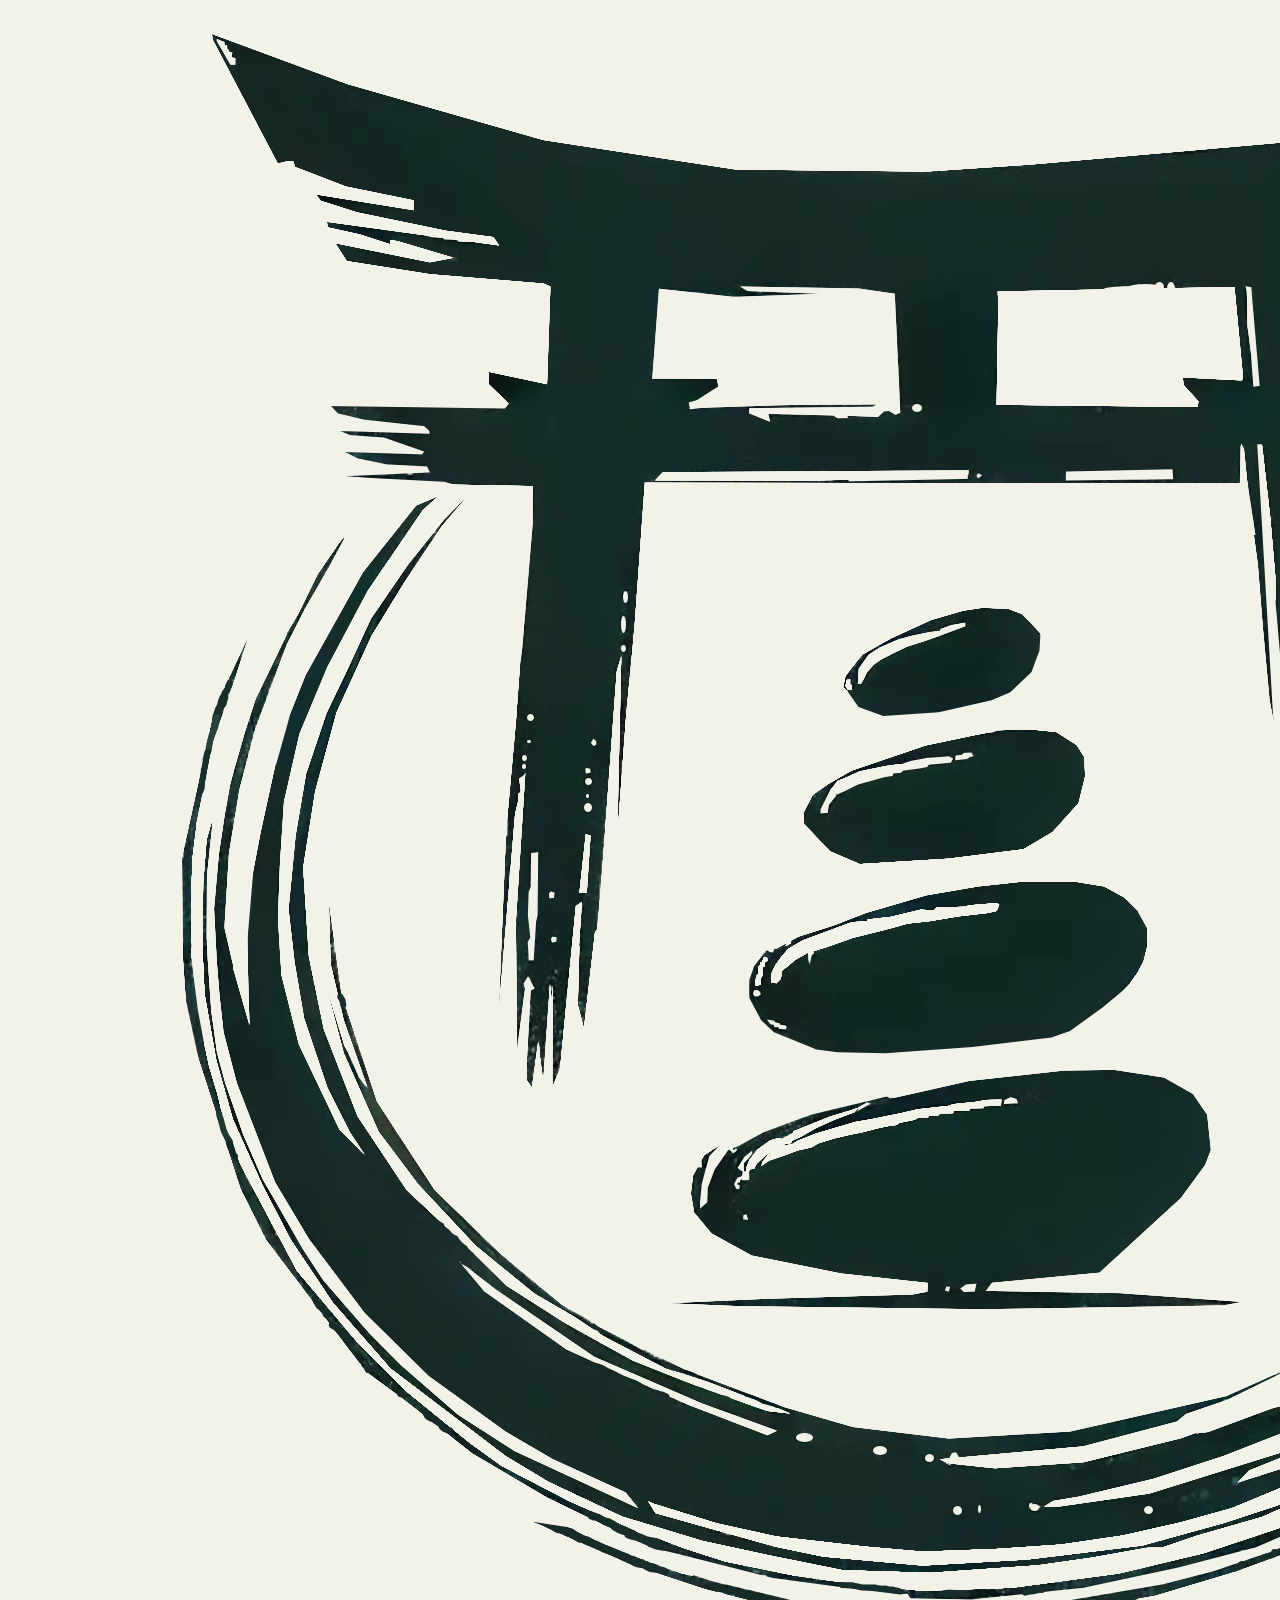
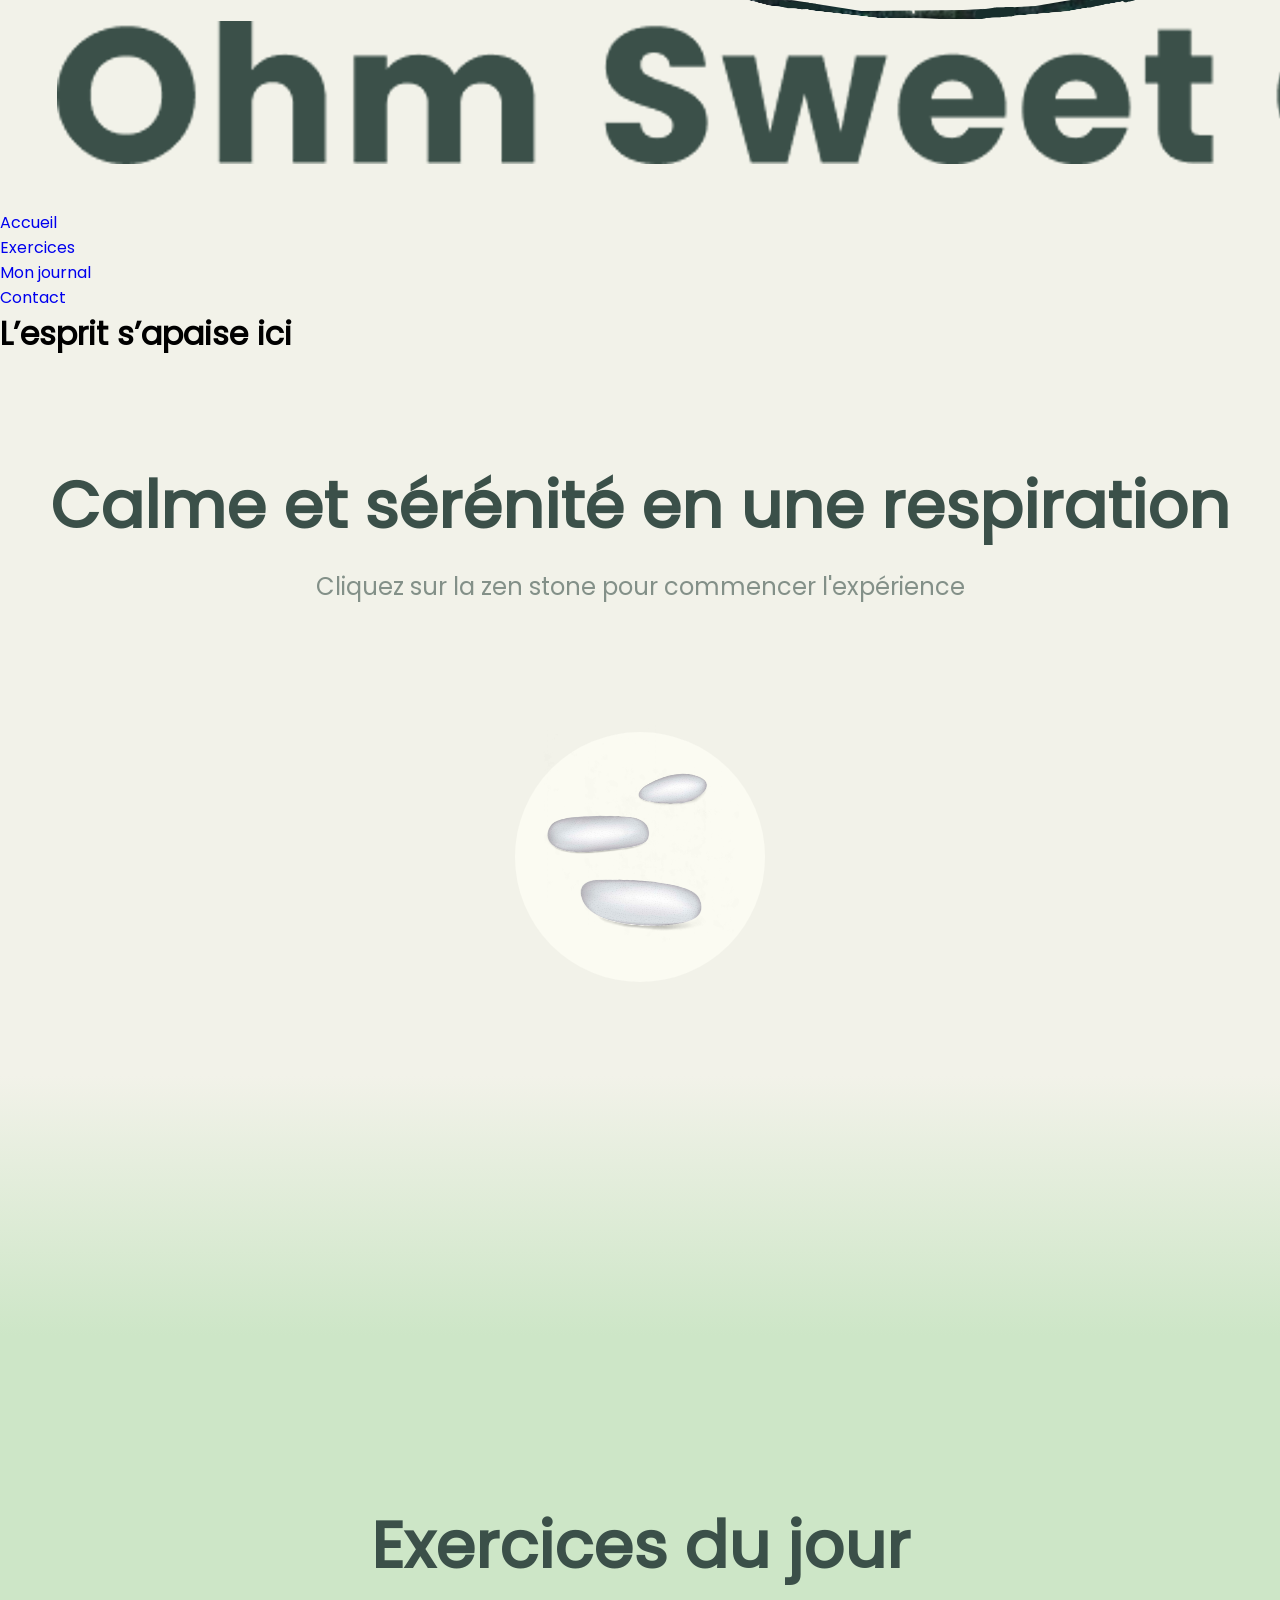
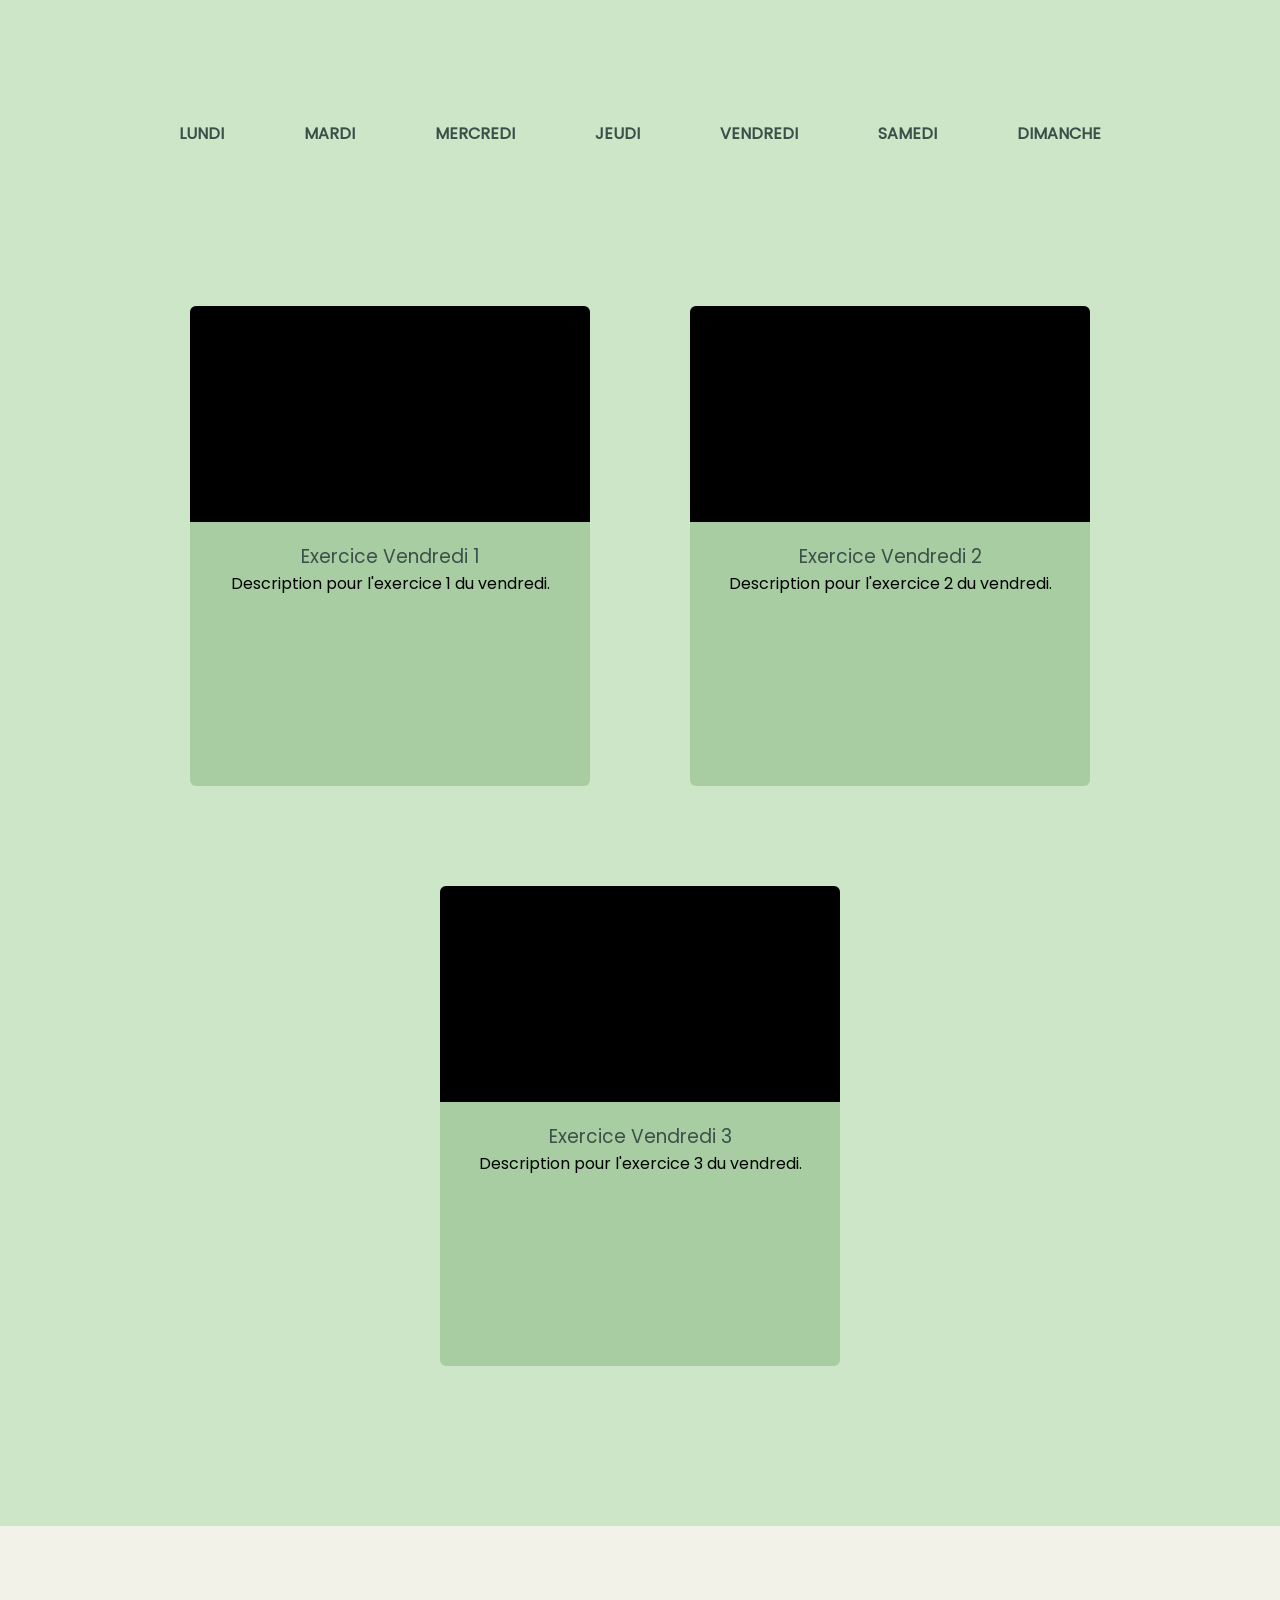
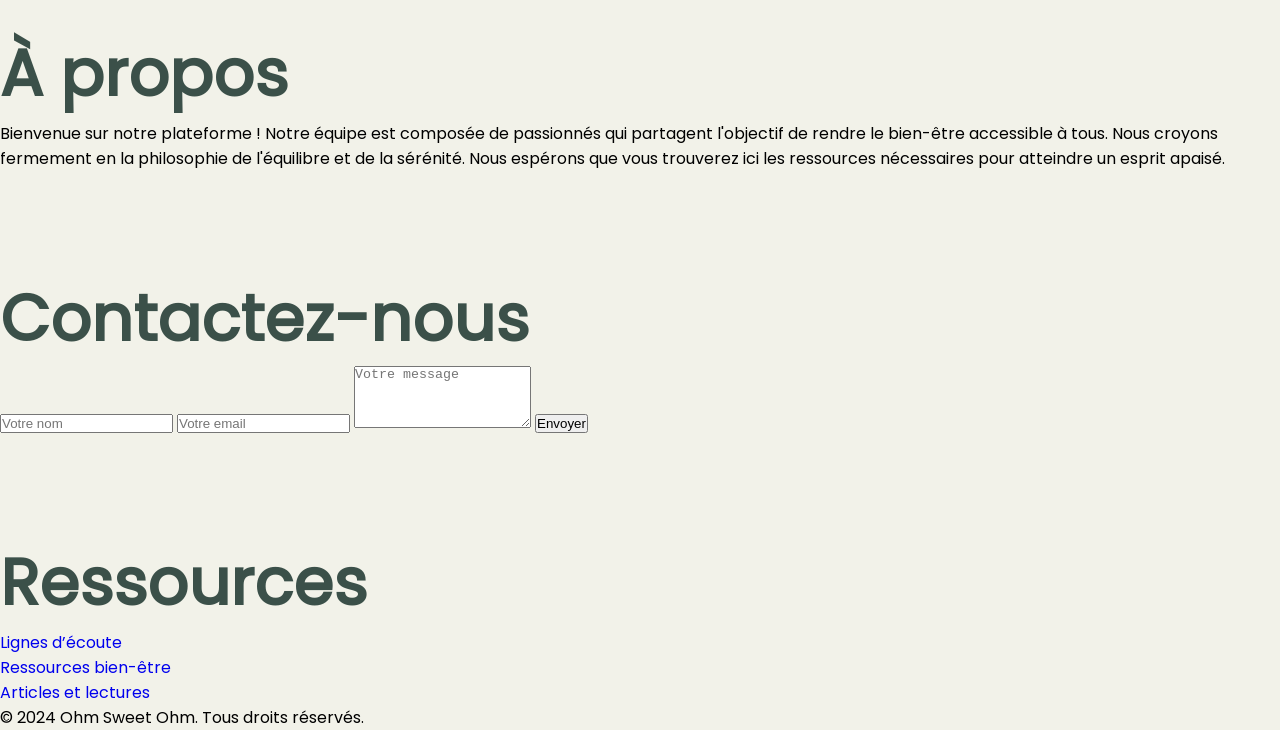
<file: exercices.html>
<!DOCTYPE html>
<html lang="fr">
<head>
    <meta charset="UTF-8">
    <meta name="viewport" content="width=device-width, initial-scale=1.0">
    <!-- favicons -->
    <link rel="icon" type="image/png" href="assets/favicon/favicon-96x96.png" sizes="96x96" />
    <link rel="icon" type="image/svg+xml" href="assets/favicon/favicon.svg" />
    <link rel="shortcut icon" href="assets/favicon/favicon.ico" />
    <link rel="apple-touch-icon" sizes="180x180" href="assets/favicon/apple-touch-icon.png" />
    <meta name="apple-mobile-web-app-title" content="MyWebSite" />
    <link rel="manifest" href="assets/favicon/site.webmanifest" />
     <link rel="stylesheet" href="assets/css/all.css">
    <!-- CSS -->
    <link rel="stylesheet" href="assets/css/style.css">
    <!-- JAVASCRIPT -->
     <script src="assets/js/exercice.js" defer></script>
    <title>Document</title>
</head>
<body>
</head>
<body>
    <header>
            
        <nav class="navbar">
            <div class="logo" id="navigation">
                <img src="assets/img/logo.png" alt="Ohm Sweet Ohm">
            </div>
            <ul class="nav-links">
                <li><a href="main.html">Accueil</a></li>
                <li><a href="exercices.html">Exercices</a></li>
                <li><a href="journal.html">Mon journal</a></li>
                <li><a href="#contact">Contact</a></li>
            </ul>
            <div class="burger">
                <span></span>
                <span></span>
                <span></span>
            </div>
        </nav>

        <div>
            <h1>L’esprit s’apaise ici</h1>
        </div>

    </header>
    <section id="breath">
        <div class="container">
            <div class="breath_title">
            <h2>Calme et sérénité en une respiration</h2>
            <h3>Cliquez sur la zen stone pour commencer l'expérience</h3>
            </div>
            <div class="btn_stone_bg">
                <!-- HOVER =  scale(1.1 / 1.2) pour les stones + rotations -->
                 <!--  -->
                 <a href="" id="stone_btn">
                    <div class="stone_wrapper">
                        <img src="assets/img/stone1.png" alt="Pierre de base de la zen stone utilisée en bouton">
                        <img src="assets/img/stone2.png" alt="Seconde pierre de la zen stone utilisée en bouton">
                        <img src="assets/img/stone4.png" alt="Dernière pierre de la zen stone utilisée en bouton">
                    </div>
                </a>
                <div class="wave_background"></div>
            </div>        
        </div>
        <section id="breath_game">
            <!-- position absolute left0 bottom 50% translate 50% -->
             <!-- Display none de base puis changement  -->
            <div id="sideMenu">
                <div class="menu_container">
                        <h3>Respirez pleinement</h3>
                    <div class="popup_detail">
                        <p>Découvrez la puissance de la cohérence cardiaque pour un bien-être immédiat.Libérez votre esprit du stress quotidien et retrouvez équilibre et sérénité en quelques minutes seulement.</p>
                    </div>
                    <!-- margin 3/5%  -->
                    <!-- bg image à rajouter un truc sobre -->
                    <div id="setupBreath" class="game_setup_container">
                        <div class="setup_card">
                            <div class="setup_line" id="setupTime">
                                    <h3>Durée</h3>
                                <input type="text" id="time" name="time" placeholder="Temps en minutes" min="1">
                                <p id="timeError"></p>
                            </div>
                            <div class="setup_line" id="setupMusic">
                                    <h3>Musique</h3>
                                <select id="musicChoice">
                                    <option value="">Aucun son</option>
                                    <option value="pluie.mp3">Pluie</option>
                                    <option value="pluie_orage.mp3">Pluie et orage</option>
                                    <option value="mew.mp3">Musique</option>
                                    <option value="blanc.mp3">Bruit blanc</option>
                                    <option value="rouge.mp3">Bruit rouge</option>
                                </select>
                            </div>
                            <div class="setup_line" id="setupBackground">
                                <h3>Arrière-plan</h3>
                                <select id="backgroundChoice">
                                    <option value="">Neutre</option>
                                    <option value="foret.webp">Forêt tropicale</option>
                                    <option value="ocean.webp">Océan</option>
                                    <option value="boreale.webp">Aurore boréale</option>
                                </select>
                            </div>
                            <div class="valid_wrapper">
                                <button type="submit" id="setupValidBtn" class="popupClose">Enregistrer</button>
                            </div>
                        </div>
                    </div>
                </div>
                <a href="" id="popup_close" class="popupClose"><i class="fa-solid fa-arrow-left"></i></a>
            </div>
            <div class="game_content">
                <h2>Cohérence cardiaque</h2>
                <div class="circle"></div>
                <audio src="" id="backgroundMusic" loop>
                    <source src="assets/audio/pluie.mp3" type="audio">
                </audio>
            </div>
            <div id="gameClose"><i class="fa-solid fa-backward"></i></div>
        </section>
    </section>

    <section id="exercices">
        <div class="container">
            <div class="exercices_title">
                <h2>Exercices du jour</h2>
                <ul id="calendar">
                    <li><a href="#" data-day="lundi">LUNDI</a></li>
                    <li><a href="#" data-day="mardi">MARDI</a></li>
                    <li><a href="#" data-day="mercredi">MERCREDI</a></li>
                    <li><a href="#" data-day="jeudi">JEUDI</a></li>
                    <li><a href="#" data-day="vendredi">VENDREDI</a></li>
                    <li><a href="#" data-day="samedi">SAMEDI</a></li>
                    <li><a href="#" data-day="dimanche">DIMANCHE</a></li>
                </ul>
            </div>

            <div class="exercices_card_container">
                <div class="exercice_card">
                    <div class="img_abs">
                        <iframe src="" frameborder="0" allowfullscreen></iframe>
                    </div>
                    <div class="EC_text">
                        <h3 class="EC_title">Titre de l'exercice</h3>
                        <p class="EC_text_content">Description de l'exercice</p>
                    </div>
                </div>
                <div class="exercice_card">
                    <div class="img_abs">
                        <iframe src="" frameborder="0" allowfullscreen></iframe>
                    </div>
                    <div class="EC_text">
                        <h3 class="EC_title">Titre de l'exercice</h3>
                        <p class="EC_text_content">Description de l'exercice</p>
                    </div>
                </div>
                <div class="exercice_card">
                    <div class="img_abs">
                        <iframe src="" frameborder="0" allowfullscreen></iframe>
                    </div>
                    <div class="EC_text">
                        <h3 class="EC_title">Titre de l'exercice</h3>
                        <p class="EC_text_content">Description de l'exercice</p>
                    </div>
                </div>
            </div>
        </div>
    </section>

    <div class="bg_white_banner"></div>
</body>
<footer class="site-footer" id="contact">
    <div class="footer-content">
        <div class="footer-section about">
            <h2>À propos</h2>
            <p>
                Bienvenue sur notre plateforme ! Notre équipe est composée de passionnés qui partagent l'objectif de rendre le bien-être accessible à tous. Nous croyons fermement en la philosophie de l'équilibre et de la sérénité. Nous espérons que vous trouverez ici les ressources nécessaires pour atteindre un esprit apaisé.
            </p>
        </div>

        <div class="footer-section contact-form">
            <h2>Contactez-nous</h2>
            <form action="#" method="post">
                <input type="text" name="name" placeholder="Votre nom" required>
                <input type="email" name="email" placeholder="Votre email" required>
                <textarea name="message" rows="4" placeholder="Votre message" required></textarea>
                <button type="submit">Envoyer</button>
            </form>
        </div>

        <div class="footer-section resources">
            <h2>Ressources</h2>
            <ul>
                <li><a href="#">Lignes d’écoute</a></li>
                <li><a href="#">Ressources bien-être</a></li>
                <li><a href="#">Articles et lectures</a></li>
            </ul>
        </div>
    </div>
    <div class="footer-bottom">
        <p>&copy; 2024 Ohm Sweet Ohm. Tous droits réservés.</p>
    </div>
</footer>
</html>
</file>
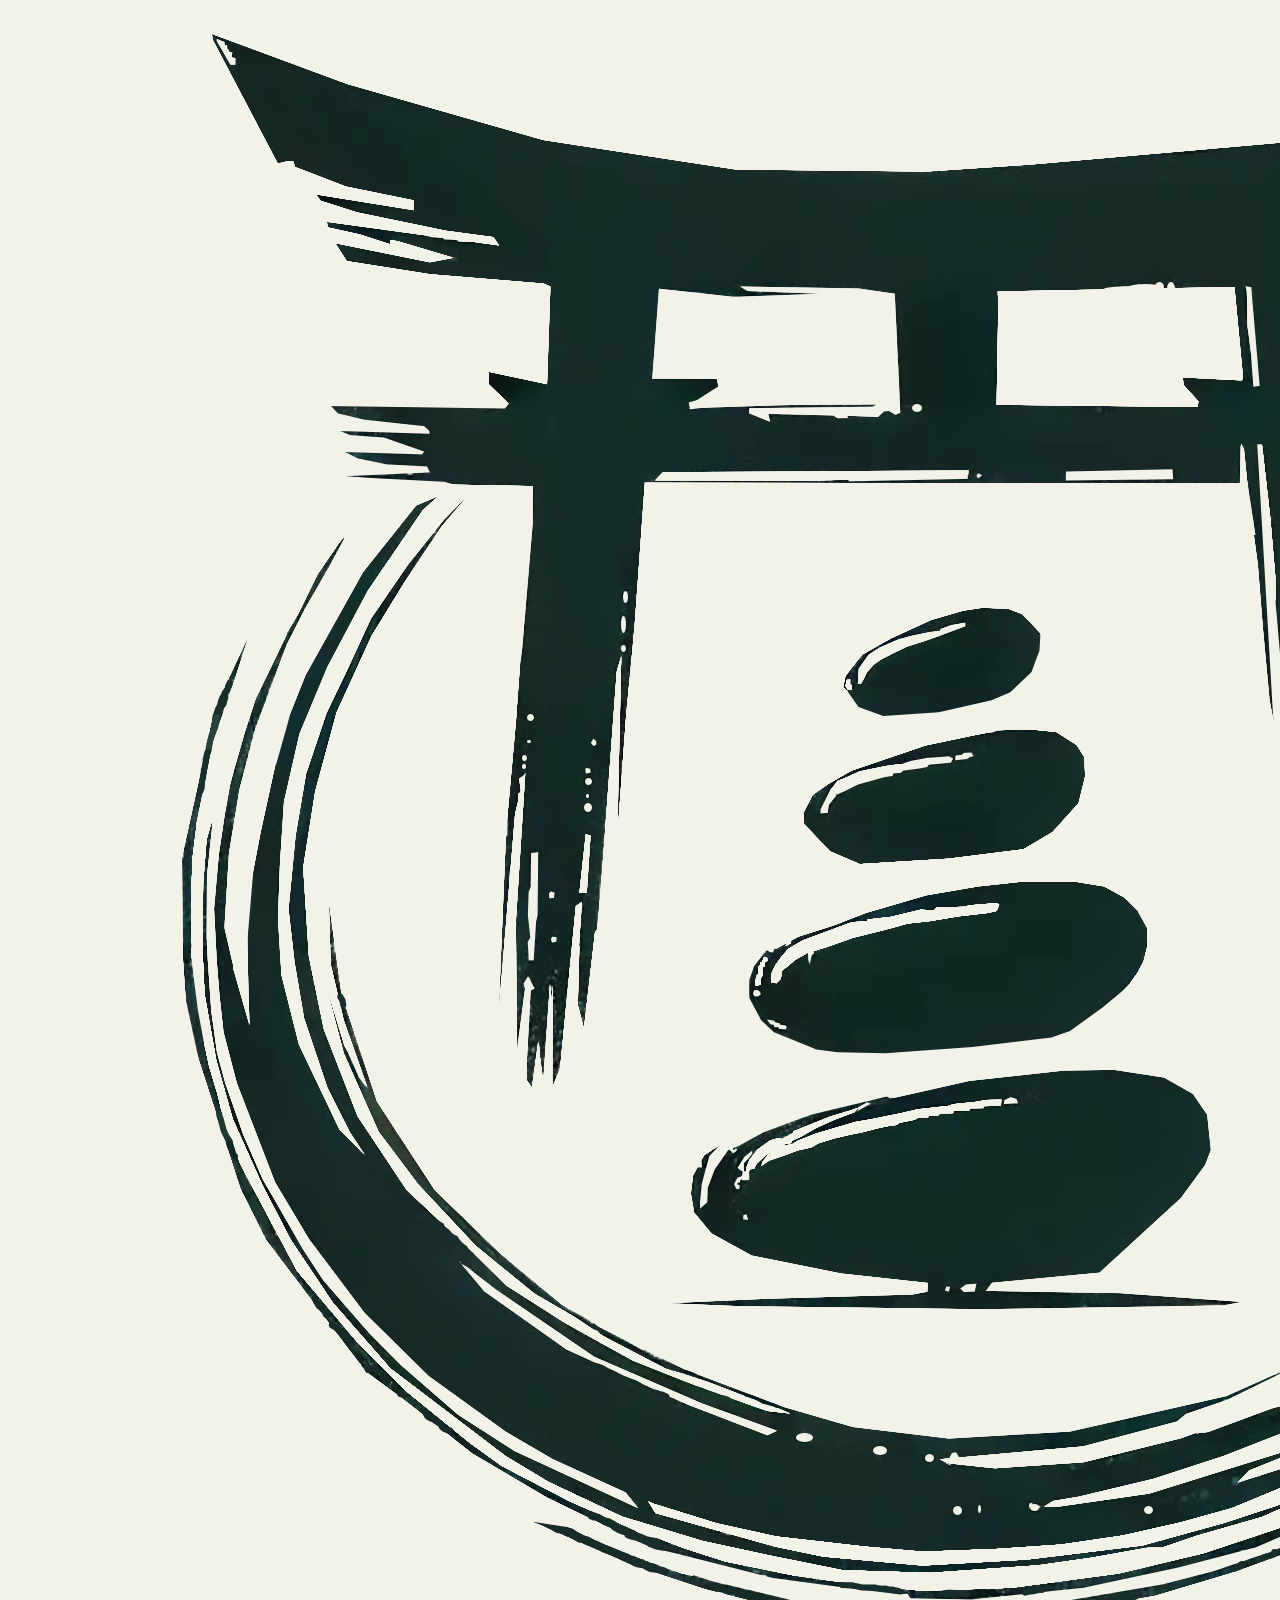
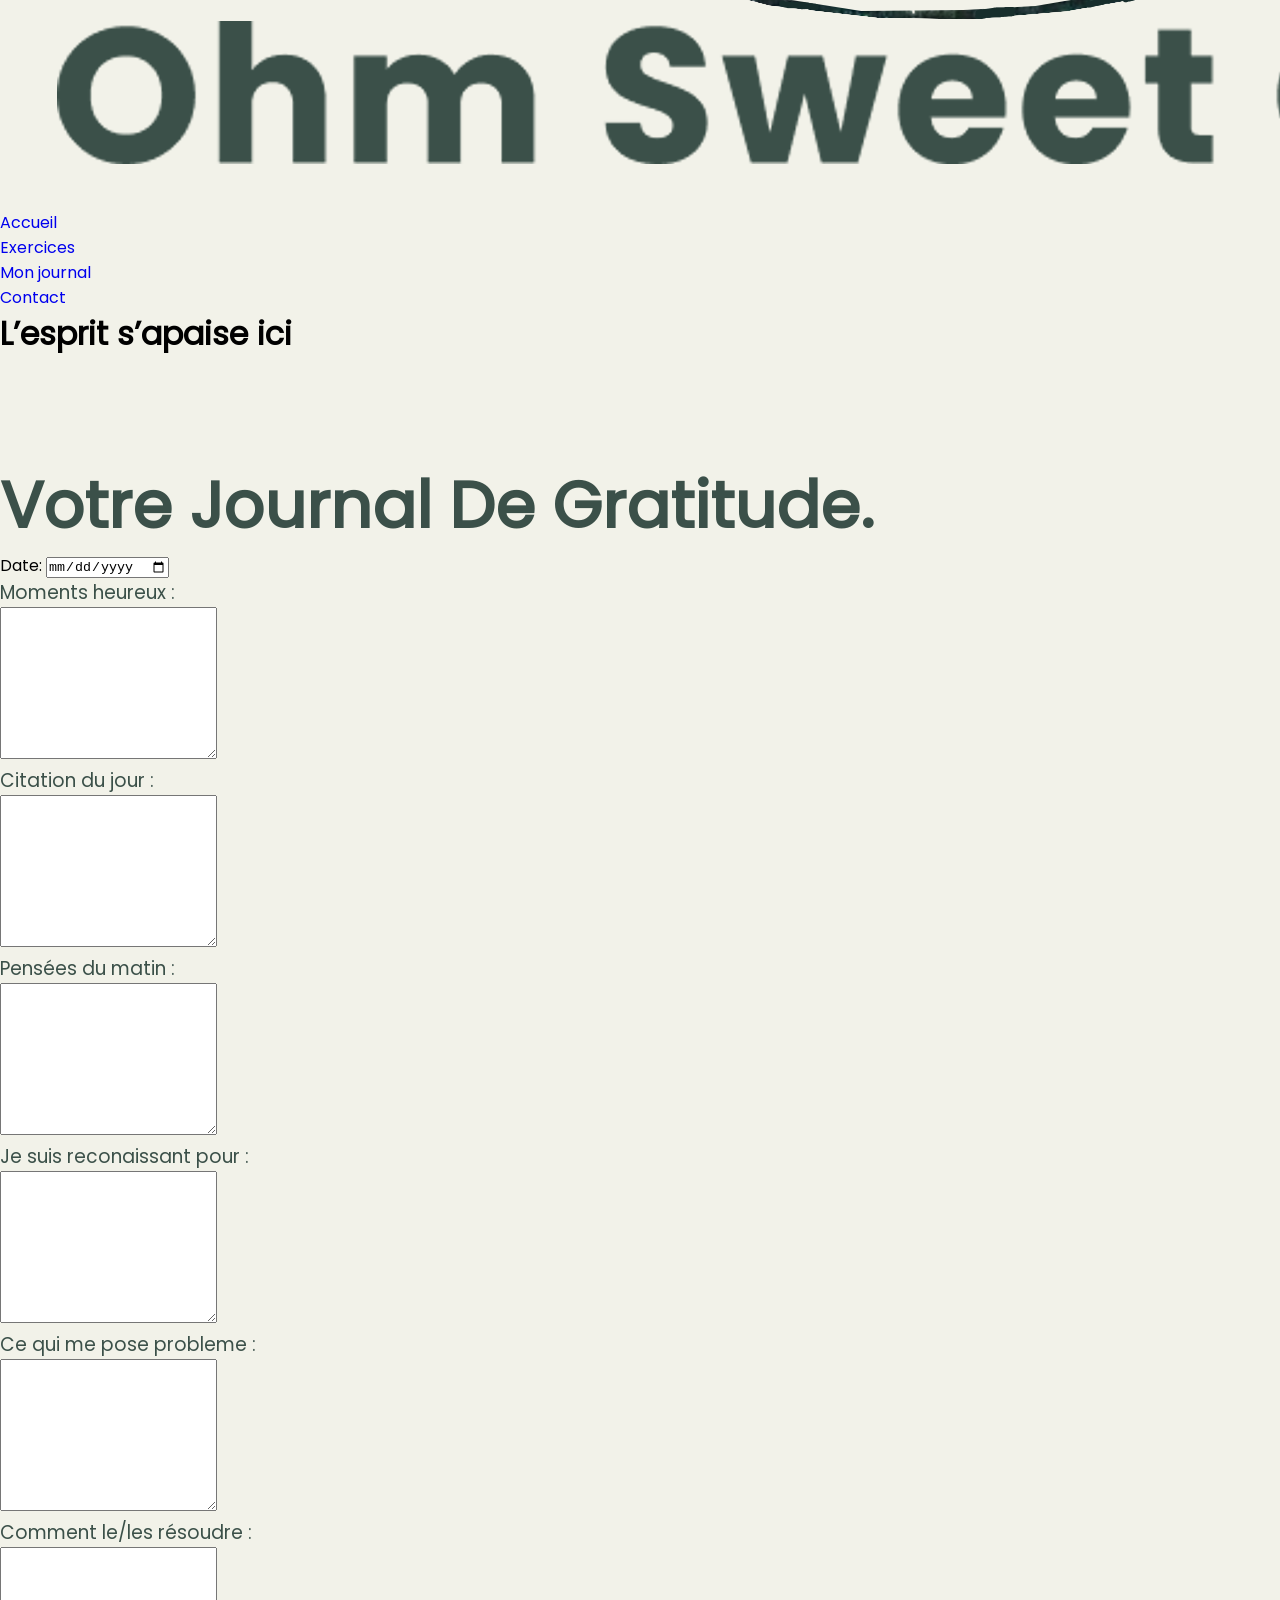
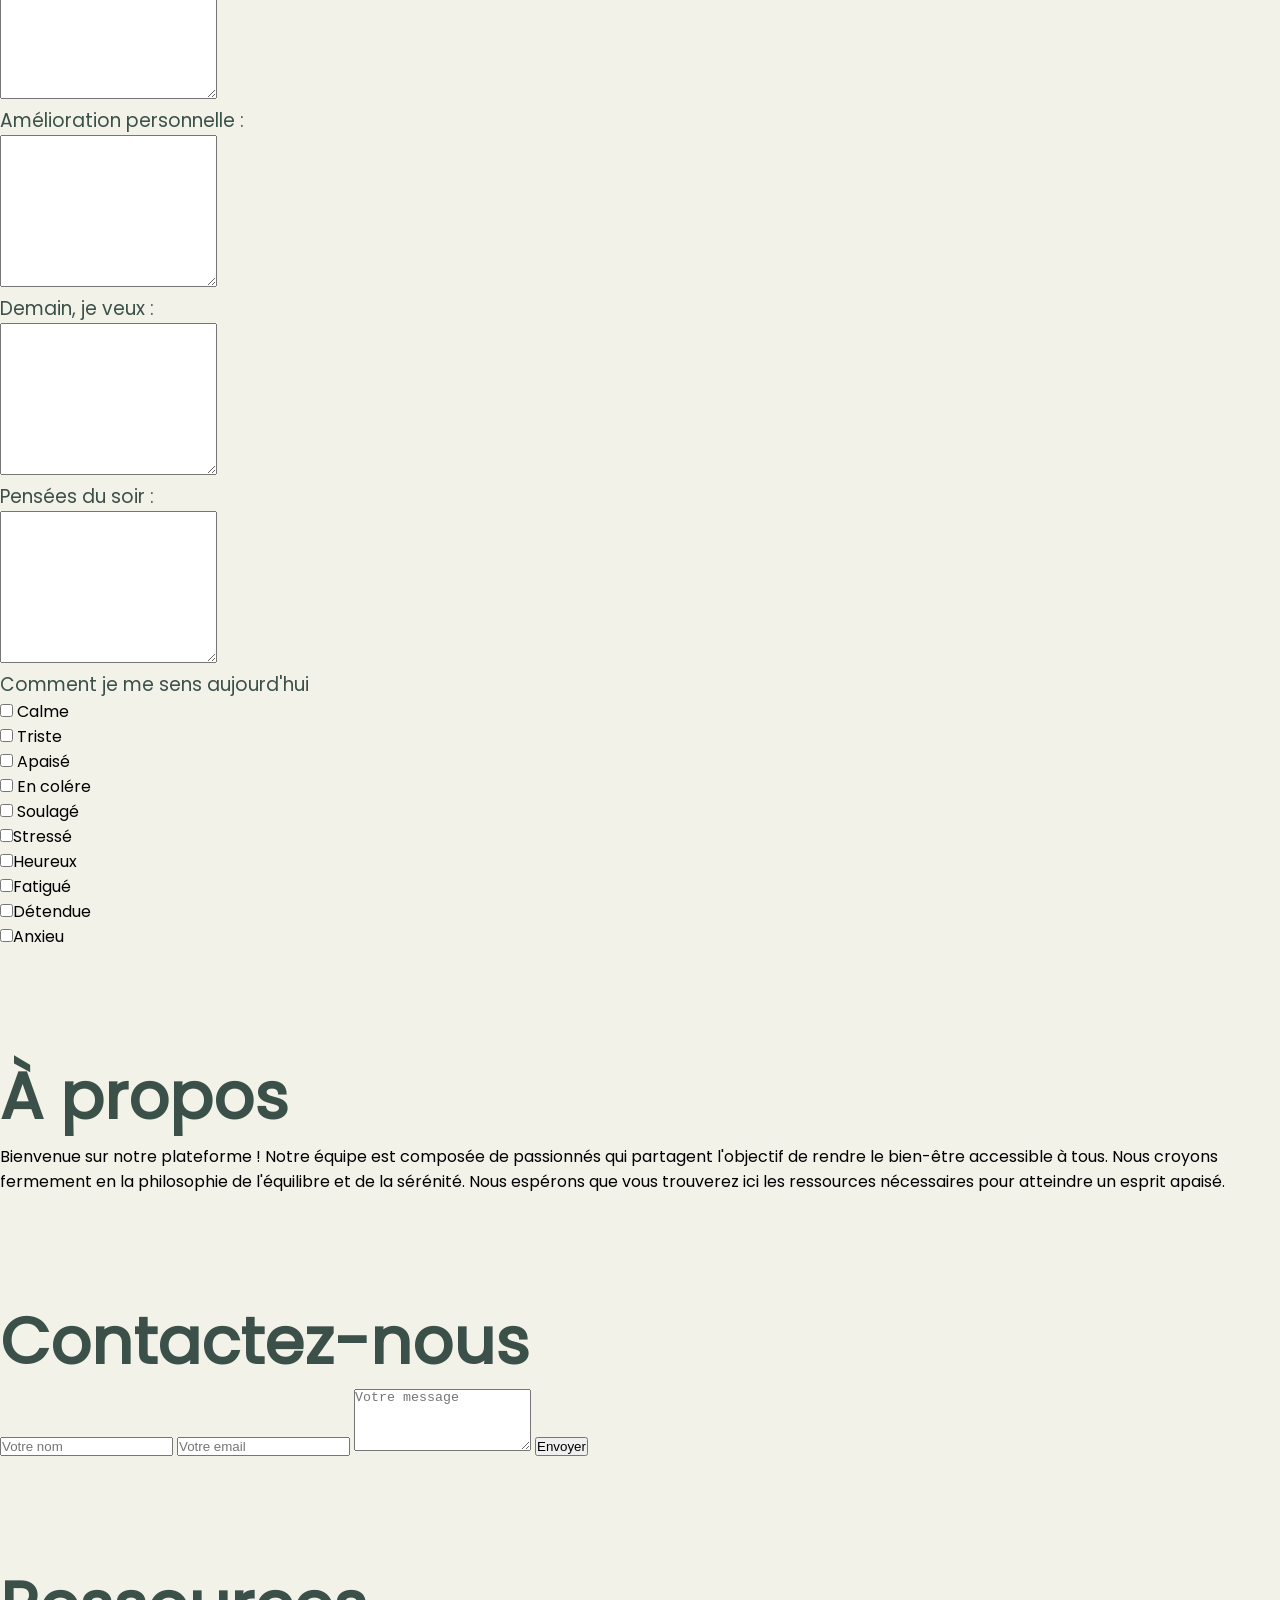
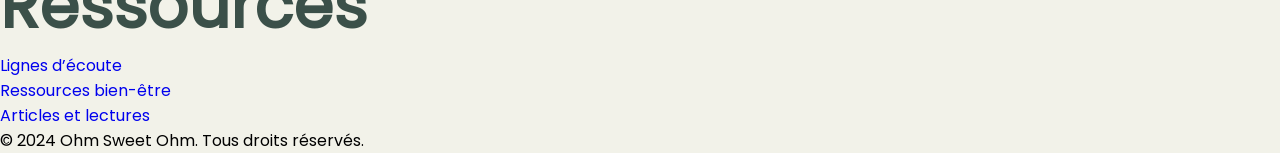
<file: journal.html>
<!DOCTYPE html>
<html lang="fr">
<head>
    <meta charset="UTF-8">
    <meta name="viewport" content="width=device-width, initial-scale=1.0">
    <link rel="icon" type="image/png" href="assets/favicon/favicon-96x96.png" sizes="96x96" />
    <link rel="icon" type="image/svg+xml" href="assets/favicon/favicon.svg" />
    <link rel="shortcut icon" href="assets/favicon/favicon.ico" />
    <link rel="apple-touch-icon" sizes="180x180" href="assets/favicon/apple-touch-icon.png" />
    <meta name="apple-mobile-web-app-title" content="MyWebSite" />
    <link rel="manifest" href="assets/favicon/site.webmanifest" />
    <!-- CSS -->
     <link rel="stylesheet" href="assets/css/style.css">
     <!-- JAVASCRIPT -->
      <script src="assets/js/journal.js" defer></script>
    <title>Document</title>
</head>
<body>

    <header>
            
        <nav class="navbar">
            <div class="logo" id="navigation">
                <img src="assets/img/logo.png" alt="Ohm Sweet Ohm">
            </div>
            <ul class="nav-links">
                <li><a href="main.html">Accueil</a></li>
                <li><a href="exercices.html">Exercices</a></li>
                <li><a href="journal.html">Mon journal</a></li>
                <li><a href="#contact">Contact</a></li>
            </ul>
            <div class="burger">
                <span></span>
                <span></span>
                <span></span>
            </div>
        </nav>

        <div>
            <h1>L’esprit s’apaise ici</h1>
        </div>

    </header>
    
    <section id="my_journal">
        <div class="container">
            
            <!-- container complet dédier au responcive -->
            <div class="bg-wave">
                <h2>Votre Journal De Gratitude.</h2>
    
                <label for="Date">Date:</label>
                <input type="date" id="Date" name="Date">
            </div>
            <!-- debut de page avec une div dédier a chaque partie customisable part l'utilisateur -->


            <div class="bg-green">

                <div class="free-text">
                    <div class="happy-time">
                        <h3>Moments heureux :</h3>
                        <textarea id="happy-time-content" name="happy-time" rows="10" cols="25"></textarea>
                    </div>

                
                    <div class="day-word">
                        <h3>Citation du jour :</h3>
                        <textarea id="day-word-content" name="day-word" rows="10" cols="25"></textarea>
                    </div>
                    <div class="morning-think">
                        <h3>Pensées du matin :</h3>
                        <textarea name="morning-think" id="morning-think-content" rows="10" cols="25"></textarea>
                    </div>
                    

                    <div class="grateful">
                        <h3>Je suis reconaissant pour :</h3>
                        <textarea name="grateful" id="grateful-content" rows="10" cols="25"></textarea>
                    </div>

                    <div class="problem">
                        <h3>Ce qui me pose probleme :</h3>
                        <textarea name="problem" id="problem-content" rows="10" cols="25"></textarea>
                    </div>

                    <div class="resolve">
                        <h3>Comment le/les résoudre :</h3>
                        <textarea name="resolve" id="resolve-content" rows="10" cols="25"></textarea>
                    </div>

                    <div class="personal-improvement">
                        <h3>Amélioration personnelle :</h3>
                        <textarea name="personal-improvement" id="personal-improvement-content" rows="10" cols="25"></textarea>
                    </div>

                    <div class="tomorrow">
                        <h3>Demain, je veux :</h3>
                        <textarea name="tomorrow" id="tomorrow-content" rows="10" cols="25"></textarea>
                    </div>

                    <div class="evening-think">
                        <h3>Pensées du soir :</h3>
                        <textarea name="evening-think" id="evening-think-content" rows="10" cols="25"></textarea>
                    </div>

                </div>

                <div class="day-feeling">
                    <div class="d-f-1"><h3>Comment je me sens aujourd'hui</h3></div>
                    <div class="d-f-2"><input type="checkbox" name="calm" id="calm" class="round-checkbox"> Calme</div>
                    <div class="d-f-3"><input type="checkbox" name="triste" id="triste" class="round-checkbox"> Triste</div>
                    <div class="d-f-4"><input type="checkbox" name="apaisé" id="apaisé" class="round-checkbox"> Apaisé</div>
                    <div class="d-f-5"><input type="checkbox" name="en colere" id="en colere" class="round-checkbox"> En colére</div>
                    <div class="d-f-6"><input type="checkbox" name="soulagé" id="soulagé" class="round-checkbox"> Soulagé</div>
                    <div class="d-f-7"><input type="checkbox" name="stressé" id="stressé" class="round-checkbox">Stressé</div>
                    <div class="d-f-8"><input type="checkbox" name="heureux" id="heureux" class="round-checkbox">Heureux</div>
                    <div class="d-f-9"><input type="checkbox" name="fatigué" id="fatigué" class="round-checkbox">Fatigué</div>
                    <div class="d-f-10"><input type="checkbox" name="détendue" id="détendue" class="round-checkbox">Détendue</div>
                    <div class="d-f-11"><input type="checkbox" name="anxieu" id="anxieu" class="round-checkbox">Anxieu</div>
                </div>
            </div>
        </div>
    </section>

    <footer class="site-footer" id="contact">
    <div class="footer-content">
        <div class="footer-section about">
            <h2>À propos</h2>
            <p>
                Bienvenue sur notre plateforme ! Notre équipe est composée de passionnés qui partagent l'objectif de rendre le bien-être accessible à tous. Nous croyons fermement en la philosophie de l'équilibre et de la sérénité. Nous espérons que vous trouverez ici les ressources nécessaires pour atteindre un esprit apaisé.
            </p>
        </div>

        <div class="footer-section contact-form">
            <h2>Contactez-nous</h2>
            <form action="#" method="post">
                <input type="text" name="name" placeholder="Votre nom" required>
                <input type="email" name="email" placeholder="Votre email" required>
                <textarea name="message" rows="4" placeholder="Votre message" required></textarea>
                <button type="submit">Envoyer</button>
            </form>
        </div>

        <div class="footer-section resources">
            <h2>Ressources</h2>
            <ul>
                <li><a href="#">Lignes d’écoute</a></li>
                <li><a href="#">Ressources bien-être</a></li>
                <li><a href="#">Articles et lectures</a></li>
            </ul>
        </div>
    </div>
    <div class="footer-bottom">
        <p>&copy; 2024 Ohm Sweet Ohm. Tous droits réservés.</p>
    </div>
</footer>
    
    <section id="community_form"></section>
</body>

</html>
</file>
<file: assets/css/style.css>
@font-face {
  font-family: "Poppins";
  src: url(../fonts/Poppins/Poppins-Regular.ttf);
}
@font-face {
  font-family: "Delicious";
  src: url(../fonts/Delicious_Handrawn/DeliciousHandrawn-Regular.ttf);
}
.container {
  max-width: 1750px;
}

* {
  margin: 0;
  padding: 0;
  text-decoration: none;
  list-style: none;
}

body {
  background-color: #f2f2e9;
  font-family: Poppins;
}
body h2 {
  font-size: 4rem;
  color: #3b5049;
  padding-top: 100px;
}
body h3 {
  font-weight: normal;
  color: #3b5049;
}

#breath {
  display: flex;
  flex-direction: column;
  justify-content: flex-start;
  align-items: center;
  height: 65rem;
  background: linear-gradient(360deg, rgb(205, 230, 199) 6%, rgb(242, 242, 233) 31%);
  background-size: cover;
}
#breath .container {
  width: 100%;
  display: flex;
  flex-direction: column;
  justify-content: center;
  align-items: center;
  text-align: center;
}
#breath .container h3 {
  font-size: 1.5rem;
  padding-top: 1rem;
  opacity: 0.6;
  color: #3b5049;
}
#breath .btn_stone_bg {
  margin-top: 8rem;
  background-color: #fbfbf2;
  width: 250px;
  height: 250px;
  border-radius: 50%;
  z-index: 1;
  position: relative;
  transition: 0.4s ease-in-out;
  cursor: pointer;
}
#breath .btn_stone_bg img {
  position: absolute;
  width: 130px;
  top: 0%;
  left: 51%;
  transform: translate(-50%);
  transition: 0.3s ease-in;
  transform-style: preserve-3d;
}
#breath .btn_stone_bg img:nth-child(1) {
  top: 10%;
  transform: translate(-50%) rotateX(20deg) rotateY(15deg);
}
#breath .btn_stone_bg img:nth-child(2) {
  top: -3%;
  left: 35%;
  transform: translate(-50%) rotateX(-15deg) rotateY(10deg);
}
#breath .btn_stone_bg img:nth-child(3) {
  top: 15%;
  left: 65%;
  transform: translate(-50%) rotateX(10deg) rotateY(-20deg);
  animation-delay: 1.5s;
}
#breath .btn_stone_bg:hover {
  transform: scale(0.9);
}
#breath .btn_stone_bg:hover img:nth-child(1) {
  top: 15%;
  transform: translate(-50%);
}
#breath .btn_stone_bg:hover img:nth-child(2) {
  top: 15%;
  left: 51%;
  transform: translate(-50%);
  animation-delay: 0.1s;
}
#breath .btn_stone_bg:hover img:nth-child(3) {
  top: 39%;
  left: 51%;
  transform: translate(-50%);
  animation-delay: 0.2s;
}

#exercices {
  display: flex;
  flex-direction: column;
  justify-content: flex-start;
  align-items: center;
  background-color: #cde6c7;
}
#exercices .container {
  width: 100%;
  display: flex;
  flex-direction: column;
  justify-content: center;
  align-items: center;
  text-align: center;
}
#exercices ul {
  display: flex;
  flex-direction: row;
  justify-content: center;
  align-items: center;
  flex-wrap: wrap;
  gap: 5rem;
  margin-top: 8rem;
}
#exercices ul a {
  display: block;
  color: #3b5049;
  font-weight: 700;
  cursor: pointer;
  transition: 0.3s ease;
}
#exercices ul a::before {
  content: "";
  position: absolute;
  bottom: 0;
  left: 50%;
  width: 0;
  height: 1px;
  background-color: #3b5049;
  transition: width 0.4s ease, left 0.4s ease;
}
#exercices ul a:hover {
  transform: scale(1.1);
}
#exercices ul a:hover::before {
  width: 100%;
  left: 0;
}
#exercices .exercices_card_container {
  display: flex;
  flex-direction: row;
  justify-content: center;
  align-items: center;
  flex-wrap: wrap;
  width: 100%;
  gap: 100px;
  perspective: 800px;
  margin-top: 10rem;
  margin-bottom: 10rem;
}
#exercices .exercices_card_container .exercice_card {
  background-color: #a8cda2;
  width: 400px;
  height: 30rem;
  will-change: transform;
  transform-style: preserve-3d;
  transition: 0.1s ease-out;
  position: relative;
  border-radius: 6px;
  box-shadow: 0px 20px 50px rgba #a8cda2;
  text-align: center;
}
#exercices .exercices_card_container .exercice_card:hover {
  transform: rotateX(var(--x-rotation, 0deg)) rotateY(var(--y-rotation, 0deg)) scale(1.1);
}
#exercices .exercices_card_container .exercice_card::after {
  position: absolute;
  top: 0;
  left: 0;
  content: "";
  background-color: black;
  opacity: 0;
  transition: opacity 0.4s ease-in;
  z-index: 1000;
  width: 100%;
  height: 100%;
  border-radius: inherit;
}
#exercices .exercices_card_container .exercice_card:hover::after {
  opacity: 0.3;
}
#exercices .exercices_card_container .exercice_card .img_abs {
  background-color: black;
  height: 45%;
  width: 100%;
  border-radius: 6px 6px 0px 0px;
}
#exercices .exercices_card_container .exercice_card .img_abs img {
  object-fit: cover;
  border-radius: inherit;
}
#exercices .exercices_card_container .exercice_card h3 {
  margin-top: 20px;
}

#breath_game {
  display: flex;
  flex-direction: column;
  justify-content: flex-start;
  align-items: center;
  display: none;
  position: fixed;
  top: 0;
  left: 0;
  background-color: #F2F2E9;
  width: 100%;
  height: 100%;
  background-size: cover;
  background-position: center;
  z-index: 1000;
}
#breath_game::after {
  content: "";
  position: absolute;
  top: 0;
  left: 0;
  width: 100%;
  height: 100%;
  background-color: #F2F2E9;
  opacity: 0.4;
  z-index: 999;
}
#breath_game h2 {
  margin-top: 100px;
  z-index: 1000;
}
#breath_game .circle {
  width: 150px;
  height: 150px;
  border-radius: 50%;
  background-color: #3b5049;
  animation: breathe 8s ease-in-out infinite;
  margin-top: 10rem;
  cursor: pointer;
  z-index: 1000;
}
#breath_game .game_content {
  display: flex;
  flex-direction: column;
  justify-content: flex-start;
  align-items: center;
}
#breath_game #gameClose {
  position: absolute;
  top: 5%;
  right: 5%;
  font-size: 2rem;
  opacity: 0.7;
  color: #3b5049;
  display: block;
  transition: 0.5s ease;
  cursor: pointer;
  z-index: 1000;
}
#breath_game #gameClose:hover {
  transform: scale(1.3);
  opacity: 1;
}

#sideMenu {
  display: flex;
  flex-direction: row;
  justify-content: flex-start;
  align-items: center;
  position: absolute;
  top: 5%;
  left: -5px;
  box-sizing: border-box;
  width: 25%;
  height: 90%;
  background-color: rgba(205, 230, 199, 0.7);
  padding: 0px 30px;
  padding-right: 0;
  border-radius: 6px;
  transition: 0.5s ease-in-out;
  z-index: 1001;
}
#sideMenu h3 {
  font-size: 1.5rem;
  padding-top: 20px;
}
#sideMenu a {
  display: flex;
  flex-direction: row;
  justify-content: center;
  align-items: center;
  width: 20px;
  opacity: 0.5;
  padding-right: 10px;
  padding-left: 10px;
  font-size: 1.5rem;
  height: 100%;
  transition: 0.3s ease-in-out;
  border-radius: inherit;
}
#sideMenu a:hover {
  background-color: rgba(168, 205, 162, 0.5);
}
#sideMenu .menu_container {
  text-align: center;
  position: relative;
}
#sideMenu .popup_head {
  display: flex;
  flex-direction: row;
  justify-content: center;
  align-items: center;
  width: 100%;
  gap: 15%;
  position: relative;
  margin-bottom: 1rem;
}
#sideMenu .popup_head h3 {
  font-size: 2rem;
}
#sideMenu .popup_detail {
  margin-bottom: 1rem;
  margin-top: 1rem;
  display: flex;
  flex-direction: row;
  justify-content: center;
  align-items: center;
}
#sideMenu .popup_detail p {
  width: 85%;
  opacity: 0.5;
}
#sideMenu .setup_card {
  display: flex;
  flex-direction: column;
  justify-content: center;
  align-items: flex-start;
  gap: 0.5rem;
  width: 100%;
}
#sideMenu .setup_card h3 {
  font-size: 1rem;
}
#sideMenu .setup_card .setup_line {
  width: 100%;
  display: flex;
  flex-direction: column;
  justify-content: center;
  align-items: center;
  text-align: center;
  gap: 1rem;
}
#sideMenu .setup_card input {
  border: none;
  outline: none;
  border-radius: 3px;
}
#sideMenu .setup_card #time {
  height: 30px;
  width: 60%;
  background-color: #f2f2e9;
  text-align: center;
}
#sideMenu .setup_card #time::placeholder {
  opacity: 0.5;
}
#sideMenu .setup_card #musicChoice, #sideMenu .setup_card #backgroundChoice {
  border: none;
  background-color: #f2f2e9;
  outline: none;
  padding: 5px 10px;
  border-radius: 3px;
}
#sideMenu .setup_card .valid_wrapper {
  width: 100%;
  margin-top: 20px;
}
#sideMenu .setup_card button {
  border: none;
  width: 90px;
  height: 30px;
  border-radius: 3px;
  background-color: #f2f2e9;
  transition: 0.3s ease;
  line-height: 30px;
  cursor: pointer;
  color: #3b5049;
}
#sideMenu .setup_card button:hover {
  color: #a8cda2;
}

#sideMenu.collapsed {
  transform: translateX(-90%);
}

@keyframes breathe {
  0%, 100% {
    transform: scale(1);
    background-color: #3b5049;
  }
  50% {
    transform: scale(1.5);
    background-color: #c6cdc4;
  }
}
@media screen and (max-width: 970px) {
  #breath_game h2 {
    font-size: 2.5rem;
  }
  #sideMenu {
    height: 60%;
    top: 35%;
    width: 40%;
  }
  #sideMenu .popup_detail p {
    display: none;
  }
}
@media screen and (max-width: 500px) {
  #sideMenu {
    width: 80%;
  }
  #breath_game h2 {
    font-size: 2rem;
  }
}

/*# sourceMappingURL=style.css.map */
</file>
